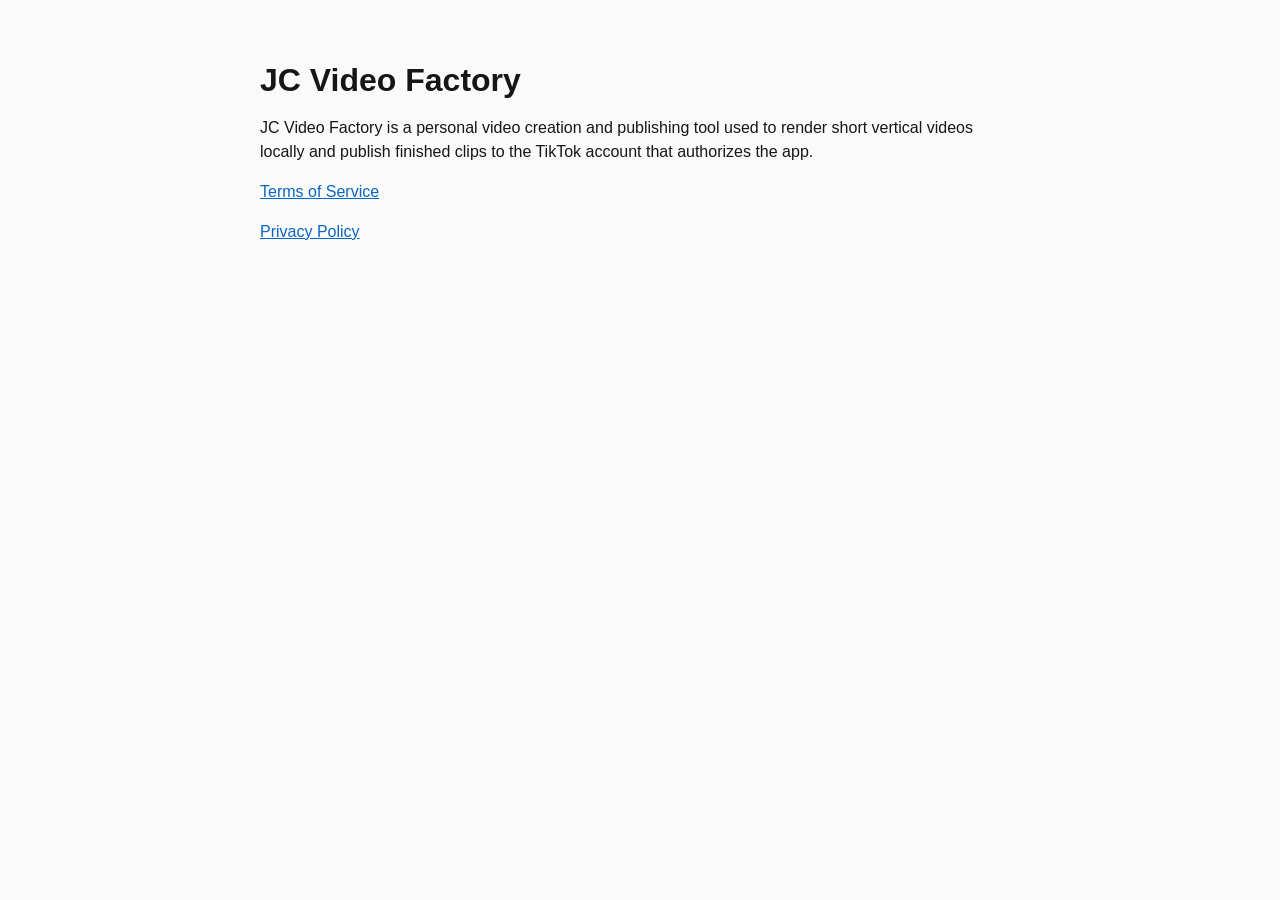
<file: docs/index.html>
<!doctype html>
<html lang="en">
<head>
  <meta charset="utf-8">
  <meta name="viewport" content="width=device-width, initial-scale=1">
  <title>JC Video Factory</title>
  <style>
    body {
      margin: 0;
      font-family: -apple-system, BlinkMacSystemFont, "Segoe UI", sans-serif;
      line-height: 1.5;
      color: #161616;
      background: #fafafa;
    }
    main {
      max-width: 760px;
      margin: 0 auto;
      padding: 56px 24px;
    }
    h1 {
      margin: 0 0 12px;
      font-size: 2rem;
    }
    p {
      margin: 0 0 16px;
    }
    a {
      color: #0a66c2;
    }
  </style>
</head>
<body>
  <main>
    <h1>JC Video Factory</h1>
    <p>JC Video Factory is a personal video creation and publishing tool used to render short vertical videos locally and publish finished clips to the TikTok account that authorizes the app.</p>
    <p><a href="./api/v1/tiktok/terms/">Terms of Service</a></p>
    <p><a href="./api/v1/tiktok/privacy/">Privacy Policy</a></p>
  </main>
</body>
</html>
</file>
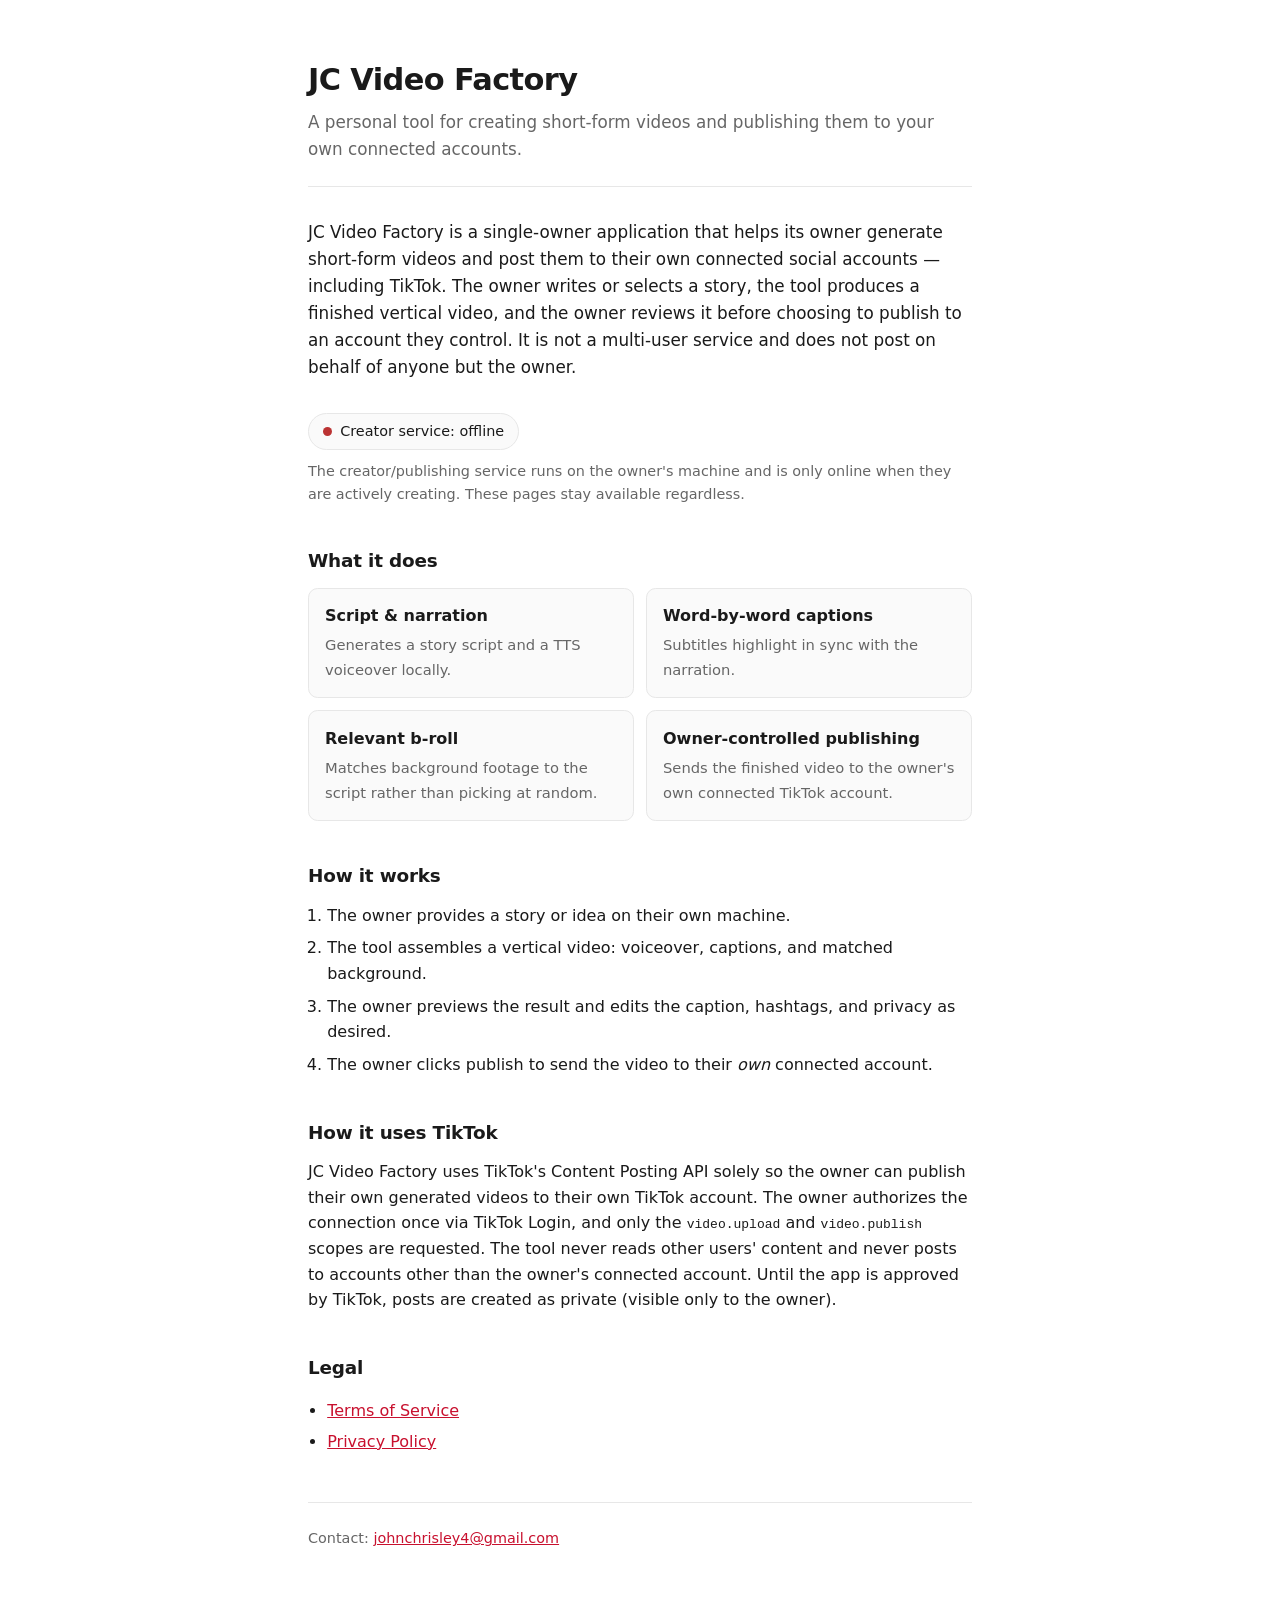
<file: site/legal/index.html>
<!DOCTYPE html>
<html lang="en">
<head>
<meta charset="utf-8">
<meta name="viewport" content="width=device-width, initial-scale=1">
<title>JC Video Factory</title>
<meta name="description" content="JC Video Factory is a personal tool for generating short-form videos and publishing them to the owner's own connected social accounts, including TikTok.">
<style>
  :root {
    --accent: #c8102e;
    --ink: #1a1a1a;
    --muted: #666;
    --line: #e7e7e7;
    --card: #fafafa;
  }
  * { box-sizing: border-box; }
  body {
    font-family: -apple-system, BlinkMacSystemFont, "Segoe UI", system-ui, sans-serif;
    max-width: 44rem; margin: 0 auto; padding: 3.5rem 1.25rem 4rem;
    line-height: 1.6; color: var(--ink);
  }
  a { color: var(--accent); }
  header { border-bottom: 1px solid var(--line); padding-bottom: 1.5rem; margin-bottom: 2rem; }
  h1 { margin: 0 0 0.25rem; font-size: 1.9rem; letter-spacing: -0.02em; }
  .tagline { margin: 0; color: var(--muted); font-size: 1.05rem; }
  h2 { font-size: 1.15rem; margin: 2.5rem 0 0.75rem; letter-spacing: -0.01em; }
  p { margin: 0.75rem 0; }
  .lead { font-size: 1.05rem; }

  .status {
    display: inline-flex; align-items: center; gap: 0.5rem; margin: 1.25rem 0 0.25rem;
    padding: 0.4rem 0.85rem; border: 1px solid var(--line); border-radius: 999px;
    font-size: 0.9rem; background: var(--card);
  }
  .dot { width: 0.6rem; height: 0.6rem; border-radius: 50%; background: #bbb; }
  .status.online .dot { background: #1aa251; }
  .status.offline .dot { background: #b33; }
  .note { font-size: 0.9rem; color: var(--muted); margin-top: 0.35rem; }

  .features { list-style: none; padding: 0; margin: 0.75rem 0;
    display: grid; gap: 0.75rem; grid-template-columns: repeat(auto-fit, minmax(15rem, 1fr)); }
  .features li {
    border: 1px solid var(--line); border-radius: 0.6rem; padding: 0.9rem 1rem;
    background: var(--card);
  }
  .features b { display: block; margin-bottom: 0.2rem; }
  .features span { color: var(--muted); font-size: 0.92rem; }

  ol.steps { padding-left: 1.2rem; margin: 0.75rem 0; }
  ol.steps li { margin: 0.45rem 0; }

  ul.docs { padding-left: 1.2rem; }
  ul.docs li { margin: 0.3rem 0; }

  footer {
    margin-top: 3rem; padding-top: 1.5rem; border-top: 1px solid var(--line);
    font-size: 0.9rem; color: var(--muted);
  }
</style>
</head>
<body>
  <header>
    <h1>JC Video Factory</h1>
    <p class="tagline">A personal tool for creating short-form videos and publishing them to your own connected accounts.</p>
  </header>

  <p class="lead">JC Video Factory is a single-owner application that helps its owner generate
     short-form videos and post them to their own connected social accounts — including
     TikTok. The owner writes or selects a story, the tool produces a finished vertical
     video, and the owner reviews it before choosing to publish to an account they control.
     It is not a multi-user service and does not post on behalf of anyone but the owner.</p>

  <div id="bot-status" class="status" role="status" aria-live="polite">
    <span class="dot"></span><span class="label">Checking creator service…</span>
  </div>
  <p id="bot-status-note" class="note">
    The creator/publishing service runs on the owner's machine and is only online when
    they are actively creating. These pages stay available regardless.</p>

  <h2>What it does</h2>
  <ul class="features">
    <li><b>Script &amp; narration</b><span>Generates a story script and a TTS voiceover locally.</span></li>
    <li><b>Word-by-word captions</b><span>Subtitles highlight in sync with the narration.</span></li>
    <li><b>Relevant b-roll</b><span>Matches background footage to the script rather than picking at random.</span></li>
    <li><b>Owner-controlled publishing</b><span>Sends the finished video to the owner's own connected TikTok account.</span></li>
  </ul>

  <h2>How it works</h2>
  <ol class="steps">
    <li>The owner provides a story or idea on their own machine.</li>
    <li>The tool assembles a vertical video: voiceover, captions, and matched background.</li>
    <li>The owner previews the result and edits the caption, hashtags, and privacy as desired.</li>
    <li>The owner clicks publish to send the video to their <em>own</em> connected account.</li>
  </ol>

  <h2>How it uses TikTok</h2>
  <p>JC Video Factory uses TikTok's Content Posting API solely so the owner can publish
     their own generated videos to their own TikTok account. The owner authorizes the
     connection once via TikTok Login, and only the <code>video.upload</code> and
     <code>video.publish</code> scopes are requested. The tool never reads other users'
     content and never posts to accounts other than the owner's connected account. Until
     the app is approved by TikTok, posts are created as private (visible only to the
     owner).</p>

  <h2>Legal</h2>
  <ul class="docs">
    <li><a href="/legal/terms">Terms of Service</a></li>
    <li><a href="/legal/privacy">Privacy Policy</a></li>
  </ul>

  <footer>Contact: <a href="mailto:johnchrisley4@gmail.com">johnchrisley4@gmail.com</a></footer>

<script>
  (function () {
    var box = document.getElementById('bot-status');
    var label = box.querySelector('.label');
    var HEALTH_URL = 'https://app.johnchrisley.dev/health';

    function set(state, text) {
      box.classList.remove('online', 'offline');
      box.classList.add(state);
      label.textContent = text;
    }

    var controller = new AbortController();
    var timer = setTimeout(function () { controller.abort(); }, 4000);

    fetch(HEALTH_URL, { signal: controller.signal, cache: 'no-store' })
      .then(function (r) { return r.ok ? r.json() : Promise.reject(); })
      .then(function (d) {
        if (d && d.status === 'ok') { set('online', 'Creator service: online'); }
        else { set('offline', 'Creator service: offline'); }
      })
      .catch(function () { set('offline', 'Creator service: offline'); })
      .finally(function () { clearTimeout(timer); });
  })();
</script>
</body>
</html>
</file>
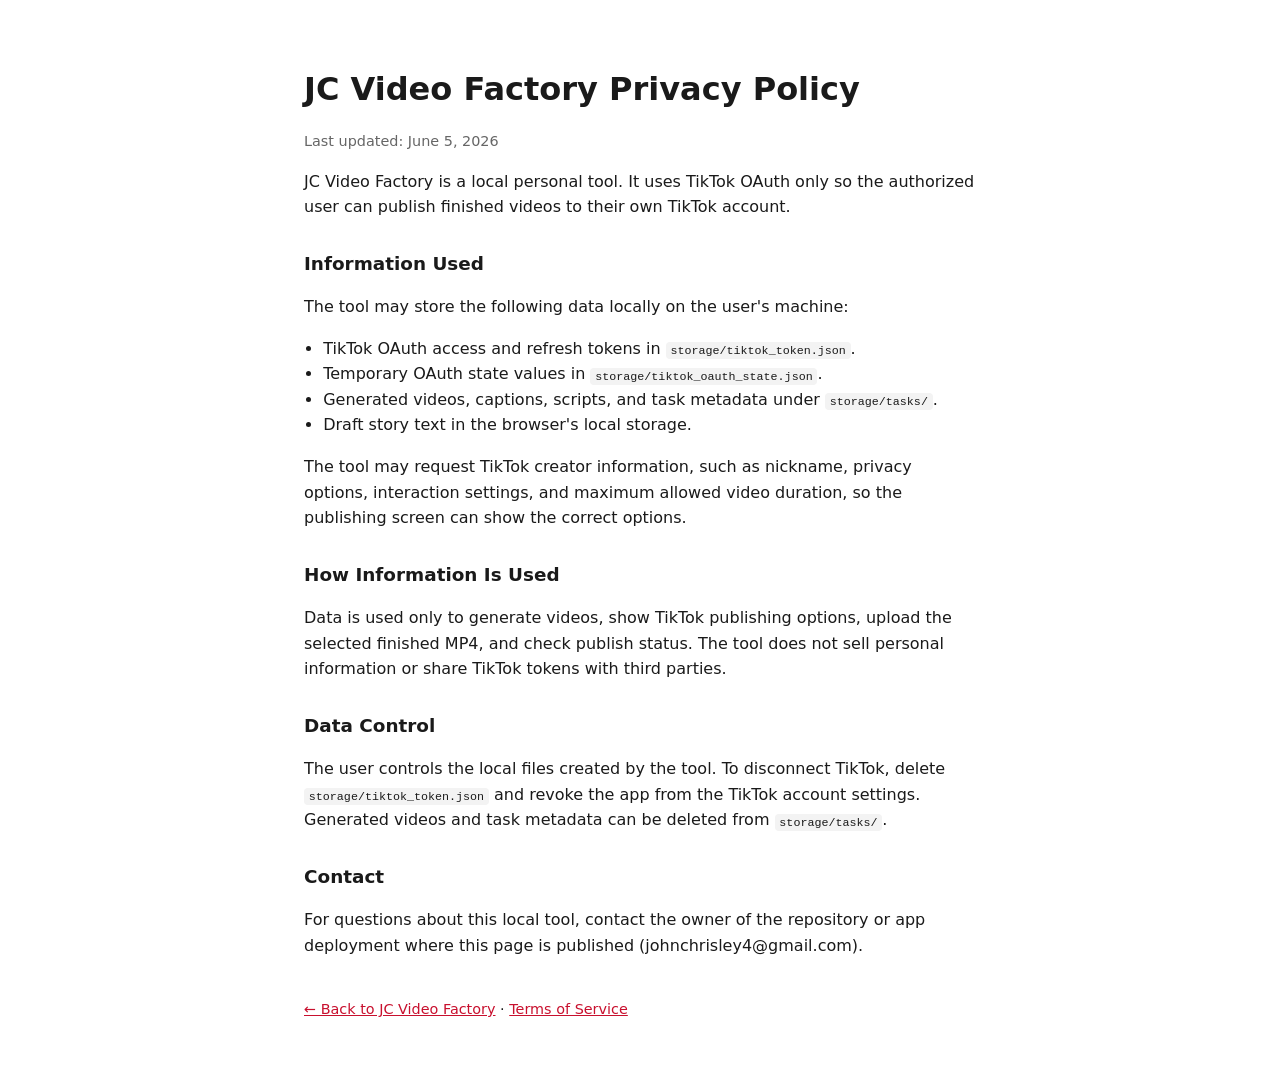
<file: site/legal/privacy/index.html>
<!DOCTYPE html>
<html lang="en">
<head>
<meta charset="utf-8">
<meta name="viewport" content="width=device-width, initial-scale=1">
<title>JC Video Factory — Privacy Policy</title>
<style>
  body { font-family: -apple-system, BlinkMacSystemFont, "Segoe UI", system-ui, sans-serif;
         max-width: 42rem; margin: 4rem auto; padding: 0 1.25rem; line-height: 1.6; color: #1a1a1a; }
  h1 { margin-bottom: 0.25rem; }
  h2 { margin-top: 1.8rem; font-size: 1.15rem; }
  a { color: #c8102e; }
  .updated { color: #666; font-size: 0.9rem; }
  ul { padding-left: 1.2rem; }
  code { background: #f3f3f3; padding: 0.1rem 0.3rem; border-radius: 4px; font-size: 0.9em; }
  nav { margin-top: 2.5rem; font-size: 0.9rem; }
</style>
</head>
<body>
  <h1>JC Video Factory Privacy Policy</h1>
  <p class="updated">Last updated: June 5, 2026</p>

  <p>JC Video Factory is a local personal tool. It uses TikTok OAuth only so the
     authorized user can publish finished videos to their own TikTok account.</p>

  <h2>Information Used</h2>
  <p>The tool may store the following data locally on the user's machine:</p>
  <ul>
    <li>TikTok OAuth access and refresh tokens in <code>storage/tiktok_token.json</code>.</li>
    <li>Temporary OAuth state values in <code>storage/tiktok_oauth_state.json</code>.</li>
    <li>Generated videos, captions, scripts, and task metadata under <code>storage/tasks/</code>.</li>
    <li>Draft story text in the browser's local storage.</li>
  </ul>
  <p>The tool may request TikTok creator information, such as nickname, privacy options,
     interaction settings, and maximum allowed video duration, so the publishing screen
     can show the correct options.</p>

  <h2>How Information Is Used</h2>
  <p>Data is used only to generate videos, show TikTok publishing options, upload the
     selected finished MP4, and check publish status. The tool does not sell personal
     information or share TikTok tokens with third parties.</p>

  <h2>Data Control</h2>
  <p>The user controls the local files created by the tool. To disconnect TikTok, delete
     <code>storage/tiktok_token.json</code> and revoke the app from the TikTok account
     settings. Generated videos and task metadata can be deleted from <code>storage/tasks/</code>.</p>

  <h2>Contact</h2>
  <p>For questions about this local tool, contact the owner of the repository or app
     deployment where this page is published (johnchrisley4@gmail.com).</p>

  <nav><a href="/legal">← Back to JC Video Factory</a> · <a href="/legal/terms">Terms of Service</a></nav>
</body>
</html>
</file>
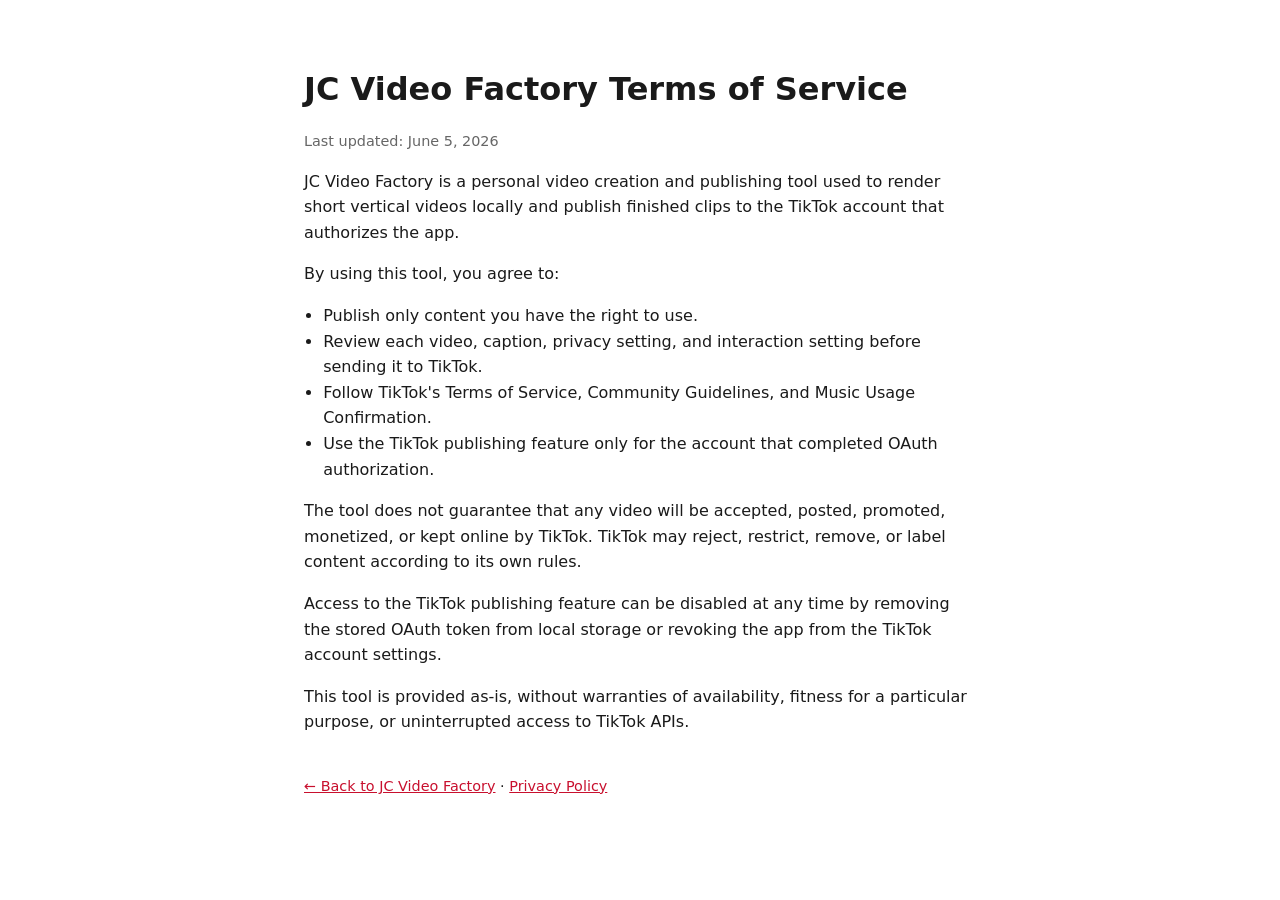
<file: site/legal/terms/index.html>
<!DOCTYPE html>
<html lang="en">
<head>
<meta charset="utf-8">
<meta name="viewport" content="width=device-width, initial-scale=1">
<title>JC Video Factory — Terms of Service</title>
<style>
  body { font-family: -apple-system, BlinkMacSystemFont, "Segoe UI", system-ui, sans-serif;
         max-width: 42rem; margin: 4rem auto; padding: 0 1.25rem; line-height: 1.6; color: #1a1a1a; }
  h1 { margin-bottom: 0.25rem; }
  a { color: #c8102e; }
  .updated { color: #666; font-size: 0.9rem; }
  ul { padding-left: 1.2rem; }
  nav { margin-top: 2.5rem; font-size: 0.9rem; }
</style>
</head>
<body>
  <h1>JC Video Factory Terms of Service</h1>
  <p class="updated">Last updated: June 5, 2026</p>

  <p>JC Video Factory is a personal video creation and publishing tool used to render
     short vertical videos locally and publish finished clips to the TikTok account
     that authorizes the app.</p>

  <p>By using this tool, you agree to:</p>
  <ul>
    <li>Publish only content you have the right to use.</li>
    <li>Review each video, caption, privacy setting, and interaction setting before sending it to TikTok.</li>
    <li>Follow TikTok's Terms of Service, Community Guidelines, and Music Usage Confirmation.</li>
    <li>Use the TikTok publishing feature only for the account that completed OAuth authorization.</li>
  </ul>

  <p>The tool does not guarantee that any video will be accepted, posted, promoted,
     monetized, or kept online by TikTok. TikTok may reject, restrict, remove, or label
     content according to its own rules.</p>

  <p>Access to the TikTok publishing feature can be disabled at any time by removing the
     stored OAuth token from local storage or revoking the app from the TikTok account settings.</p>

  <p>This tool is provided as-is, without warranties of availability, fitness for a
     particular purpose, or uninterrupted access to TikTok APIs.</p>

  <nav><a href="/legal">← Back to JC Video Factory</a> · <a href="/legal/privacy">Privacy Policy</a></nav>
</body>
</html>
</file>
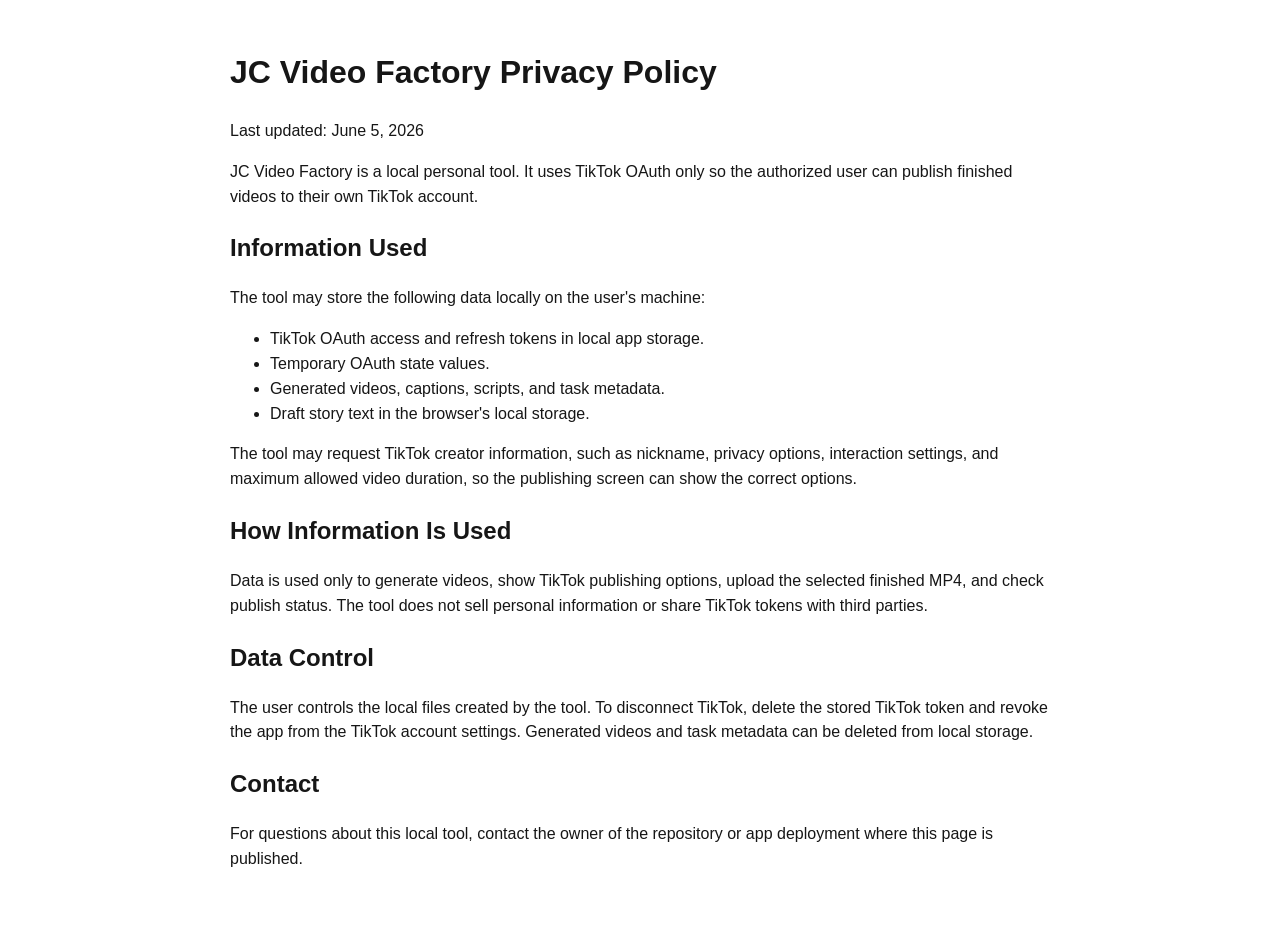
<file: docs/api/v1/tiktok/privacy/index.html>
<!doctype html>
<html lang="en">
<head>
  <meta charset="utf-8">
  <meta name="viewport" content="width=device-width, initial-scale=1">
  <title>JC Video Factory Privacy Policy</title>
  <style>
    body {
      margin: 0;
      font-family: -apple-system, BlinkMacSystemFont, "Segoe UI", sans-serif;
      line-height: 1.55;
      color: #161616;
      background: #ffffff;
    }
    main {
      max-width: 820px;
      margin: 0 auto;
      padding: 48px 24px;
    }
    h1 {
      margin-top: 0;
    }
  </style>
</head>
<body>
  <main>
    <h1>JC Video Factory Privacy Policy</h1>
    <p>Last updated: June 5, 2026</p>
    <p>JC Video Factory is a local personal tool. It uses TikTok OAuth only so the authorized user can publish finished videos to their own TikTok account.</p>
    <h2>Information Used</h2>
    <p>The tool may store the following data locally on the user's machine:</p>
    <ul>
      <li>TikTok OAuth access and refresh tokens in local app storage.</li>
      <li>Temporary OAuth state values.</li>
      <li>Generated videos, captions, scripts, and task metadata.</li>
      <li>Draft story text in the browser's local storage.</li>
    </ul>
    <p>The tool may request TikTok creator information, such as nickname, privacy options, interaction settings, and maximum allowed video duration, so the publishing screen can show the correct options.</p>
    <h2>How Information Is Used</h2>
    <p>Data is used only to generate videos, show TikTok publishing options, upload the selected finished MP4, and check publish status. The tool does not sell personal information or share TikTok tokens with third parties.</p>
    <h2>Data Control</h2>
    <p>The user controls the local files created by the tool. To disconnect TikTok, delete the stored TikTok token and revoke the app from the TikTok account settings. Generated videos and task metadata can be deleted from local storage.</p>
    <h2>Contact</h2>
    <p>For questions about this local tool, contact the owner of the repository or app deployment where this page is published.</p>
  </main>
</body>
</html>
</file>
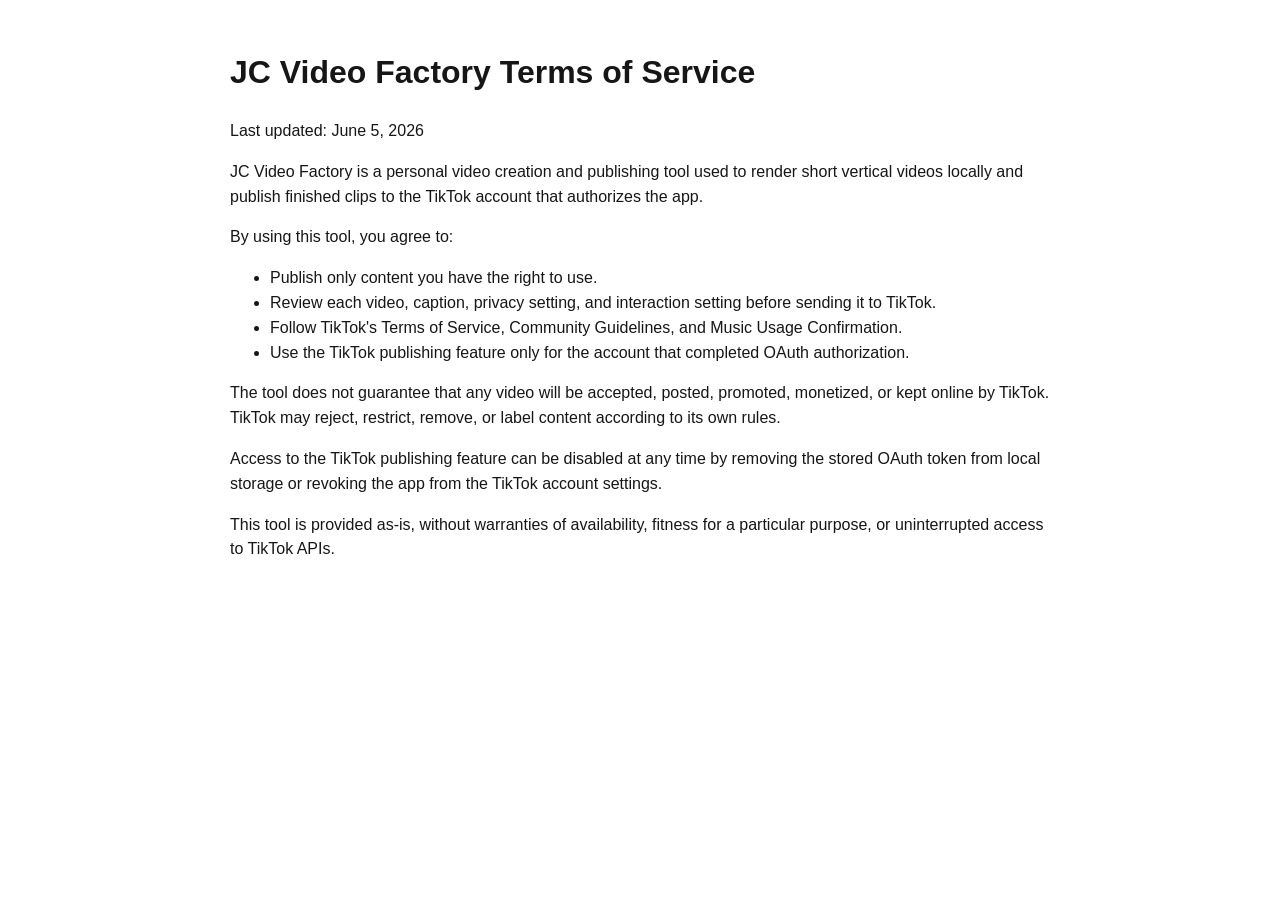
<file: docs/api/v1/tiktok/terms/index.html>
<!doctype html>
<html lang="en">
<head>
  <meta charset="utf-8">
  <meta name="viewport" content="width=device-width, initial-scale=1">
  <title>JC Video Factory Terms of Service</title>
  <style>
    body {
      margin: 0;
      font-family: -apple-system, BlinkMacSystemFont, "Segoe UI", sans-serif;
      line-height: 1.55;
      color: #161616;
      background: #ffffff;
    }
    main {
      max-width: 820px;
      margin: 0 auto;
      padding: 48px 24px;
    }
    h1 {
      margin-top: 0;
    }
  </style>
</head>
<body>
  <main>
    <h1>JC Video Factory Terms of Service</h1>
    <p>Last updated: June 5, 2026</p>
    <p>JC Video Factory is a personal video creation and publishing tool used to render short vertical videos locally and publish finished clips to the TikTok account that authorizes the app.</p>
    <p>By using this tool, you agree to:</p>
    <ul>
      <li>Publish only content you have the right to use.</li>
      <li>Review each video, caption, privacy setting, and interaction setting before sending it to TikTok.</li>
      <li>Follow TikTok's Terms of Service, Community Guidelines, and Music Usage Confirmation.</li>
      <li>Use the TikTok publishing feature only for the account that completed OAuth authorization.</li>
    </ul>
    <p>The tool does not guarantee that any video will be accepted, posted, promoted, monetized, or kept online by TikTok. TikTok may reject, restrict, remove, or label content according to its own rules.</p>
    <p>Access to the TikTok publishing feature can be disabled at any time by removing the stored OAuth token from local storage or revoking the app from the TikTok account settings.</p>
    <p>This tool is provided as-is, without warranties of availability, fitness for a particular purpose, or uninterrupted access to TikTok APIs.</p>
  </main>
</body>
</html>
</file>
